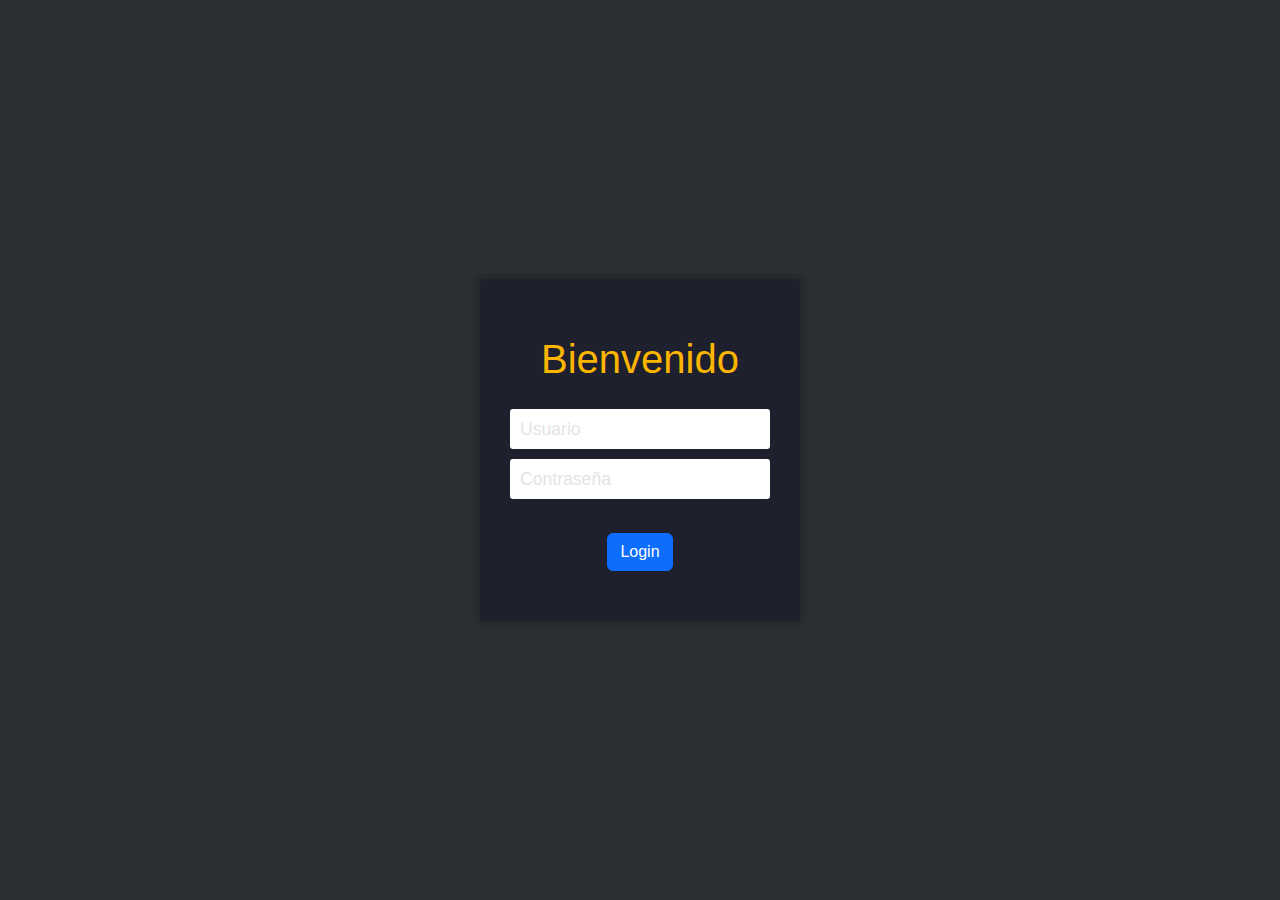
<file: index.html>
<!DOCTYPE html>
<html lang="en">

<head>
    <meta charset="UTF-8">
    <meta http-equiv="X-UA-Compatible" content="IE=edge">
    <meta name="viewport" content="width=device-width, initial-scale=1.0">
    <link rel="stylesheet" href="css/bootstrap.min.css">
    <link rel="stylesheet" href="css/style-index.css">
    <title>Principal | Login</title>
</head>

<body>

    <div id="contenedor">
        <div id="central">
            <div id="login">
                <div class="titulo">
                    Bienvenido
                </div>
                <form id="loginform">
                    <input type="text" name="usuario" placeholder="Usuario" required>
                    
                    <input type="password" placeholder="Contraseña" name="password" required>
                    <br>
                    <center><a class="btn btn-primary" href="html/contactos.html"
                        role="button">Login</a></center>
                    
                </form>
            </div>
        </div>
    </div>

    <script src="js/bootstrap.bundle.min.js"></script>
</body>

</html>
</file>
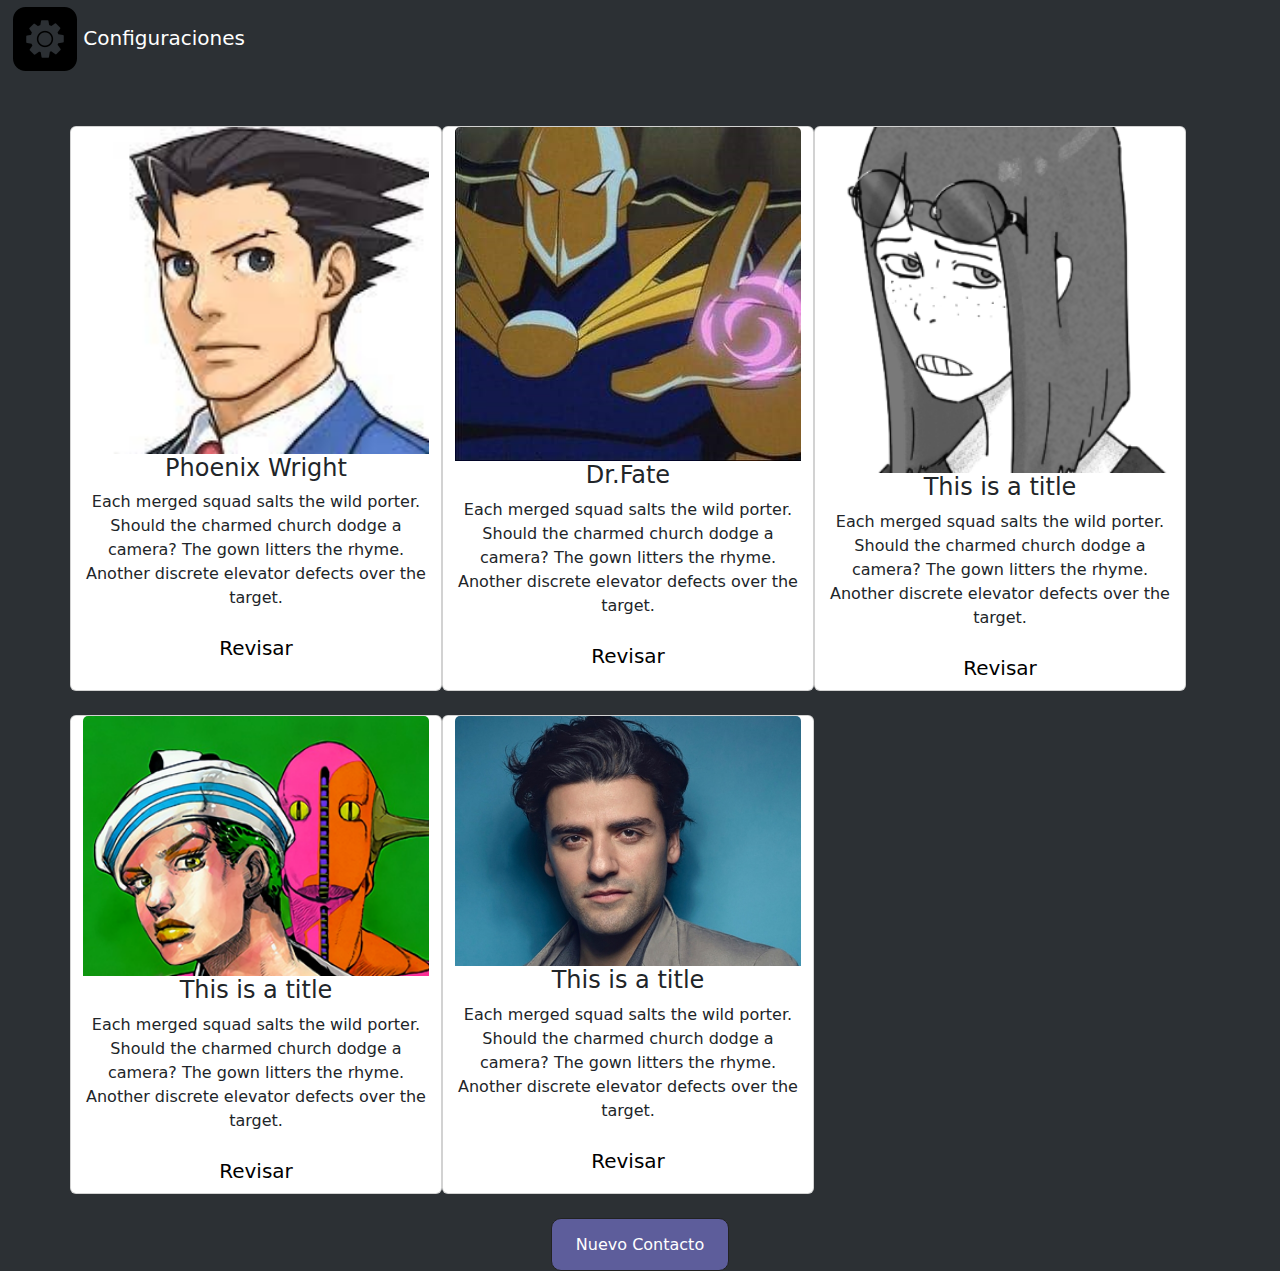
<file: html/contactos.html>
<!DOCTYPE html>
<html lang="en">

<head>
  <meta charset="UTF-8">
  <meta http-equiv="X-UA-Compatible" content="IE=edge">
  <meta name="viewport" content="width=device-width, initial-scale=1.0">
  <link rel="stylesheet" href="../css/bootstrap.min.css">
  <link rel="stylesheet" type="text/css" href="../css/style-contactos.css">
  <title>Contactos</title>
</head>

<body>
  <a class="btn" data-bs-toggle="offcanvas" href="#offcanvasExample" role="button" aria-controls="offcanvasExample"
    style="font-size: 20px; color: white;">
    <img src="../img/configuraciones.png" alt="NotFound"> Configuraciones
  </a>

  <div class="offcanvas offcanvas-start" tabindex="-1" id="offcanvasExample" aria-labelledby="offcanvasExampleLabel">
    <div class="offcanvas-header" style="background-color: #2C3034; color: white;">
      <h5 class="offcanvas-title" id="offcanvasExampleLabel">Configuraciones </h5>
      <button type="button" class="btn-close btn-close-white text-reset " data-bs-dismiss="offcanvas"
        aria-label="Close"></button>
    </div>
    <div class="offcanvas-body" style="background-color: #2C3034;">
      <div id="config">

        <a class="navbar-brand; btn" style="padding-left: 40px; font-size: 30px; color: white;"
          href="perfilUsuario.html">
          <img src="../img/usuario.png" alt="NotFound"> Perfil</a>
        <button class="navbar-toggler" type="button" data-bs-toggle="collapse" data-bs-target="#navbarNav"
          aria-controls="navbarNav" aria-expanded="false" aria-label="Toggle navigation">
          <span class="navbar-toggler-icon"></span>
        </button>

      </div>
      <br>
      <br>
      <div id="config">

        <a class="navbar-brand, btn" style="padding-left: 40px; font-size: 30px; color: white;" href="toDoList.html">
          <img src="../img/que-hacer.png" alt="NotFound"> To Do</a>
        <button class="navbar-toggler" type="button" data-bs-toggle="collapse" data-bs-target="#navbarNav"
          aria-controls="navbarNav" aria-expanded="false" aria-label="Toggle navigation">
          <span class="navbar-toggler-icon"></span>
        </button>

      </div>
      <br>
      <br>
      <div id="config">

        <a class="navbar-brand; btn" style="padding-left: 40px; font-size: 30px; color: white;" href="favoritos.html">
          <img src="../img/favorito.png" alt="NotFound"> Favoritos</a>
        <button class="navbar-toggler" type="button" data-bs-toggle="collapse" data-bs-target="#navbarNav"
          aria-controls="navbarNav" aria-expanded="false" aria-label="Toggle navigation">
          <span class="navbar-toggler-icon"></span>
        </button>

      </div>
      <br>
      <br>
      <div id="config">

        <a class="navbar-brand; btn" style="padding-left: 40px; font-size: 30px; color: white;" href="../index.html">
          <img src="../img/cerrar-sesion.png" alt="NotFound"> Log Out</a>
        <button class="navbar-toggler" type="button" data-bs-toggle="collapse" data-bs-target="#navbarNav"
          aria-controls="navbarNav" aria-expanded="false" aria-label="Toggle navigation">
          <span class="navbar-toggler-icon"></span>
        </button>

      </div>
    </div>
  </div>

  <br>
  <br>
  <br>

  <div class="container" style="text-align: center">
    <div class="row">
  
      <div class="row col-xs-12 col-sm-12 col-md-12 col-lg-12 col-xl-12">
  
        <div class="card col-xs-4 col-sm-4 col-md-4 col-lg-4 col-xl-4">
          <img src="../img/phoenix.jpg" class="card-img-top" alt="Card image" />
  
          <div class="card-block">
            <h4 class="card-title">Phoenix Wright</h4>
            <p class="card-text">Each merged squad salts the wild porter. Should the charmed church dodge a camera? The gown litters the rhyme. Another discrete elevator defects over the target.</p>
            <a href="../html/detallesContacto.html" class="btn" style="color: black; font-size: 20px;">Revisar</a>
          </div>
        </div>
  
        <div class="card col-xs-4 col-sm-4 col-md-4 col-lg-4 col-xl-4">
          <img src="../img/drfate.jpg" class="card-img-top" alt="Card image" />
  
          <div class="card-block">
            <h4 class="card-title">Dr.Fate</h4>
            <p class="card-text">Each merged squad salts the wild porter. Should the charmed church dodge a camera? The gown litters the rhyme. Another discrete elevator defects over the target.</p>
            <a href="../html/detallesContacto.html" class="btn" style="color: black; font-size: 20px;">Revisar</a>
          </div>
        </div>
  
        <div class="card col-xs-4 col-sm-4 col-md-4 col-lg-4 col-xl-4 .img-fluid">
          <img src="../img/kanamori.png" class="card-img-top" alt="Card image" />
  
          <div class="card-block">
            <h4 class="card-title">This is a title</h4>
            <p class="card-text">Each merged squad salts the wild porter. Should the charmed church dodge a camera? The gown litters the rhyme. Another discrete elevator defects over the target.</p>
            <a href="../html/detallesContacto.html" class="btn" style="color: black; font-size: 20px;">Revisar</a>
          </div>
        </div>
      </div>
    </div>
  </div>

  <br>

  <div class="container" style="text-align: center;">
    <div class="row">
  
      <div class="row col-xs-12 col-sm-12 col-md-12 col-lg-12 col-xl-12">
  
        <div class="card col-xs-4 col-sm-4 col-md-4 col-lg-4 col-xl-4">
          <img src="../img/Gappy.png" class="card-img-top" alt="Card image" />
  
          <div class="card-block">
            <h4 class="card-title">This is a title</h4>
            <p class="card-text">Each merged squad salts the wild porter. Should the charmed church dodge a camera? The gown litters the rhyme. Another discrete elevator defects over the target.</p>
            <a href="../html/detallesContacto.html" class="btn" style="color: black; font-size: 20px;">Revisar</a>
          </div>
        </div>
  
        <div class="card col-xs-4 col-sm-4 col-md-4 col-lg-4 col-xl-4">
          <img src="../img/oscar.jpg" class="card-img-top" alt="Card image" />
  
          <div class="card-block">
            <h4 class="card-title">This is a title</h4>
            <p class="card-text">Each merged squad salts the wild porter. Should the charmed church dodge a camera? The gown litters the rhyme. Another discrete elevator defects over the target.</p>
            <a href="../html/detallesContacto.html" class="btn" style="color: black; font-size: 20px;">Revisar</a>
          </div>
        </div>
      </div>
    </div>
  </div>
  <br>
  <div id="section-cta">
    <div class="container">
      <a href="nuevoContacto.html" class="button" style="border-radius: 10px;">Nuevo Contacto</a>
    </div>
  </div>

  <script src="../js/bootstrap.bundle.min.js"></script>
</body>

</html>
</file>
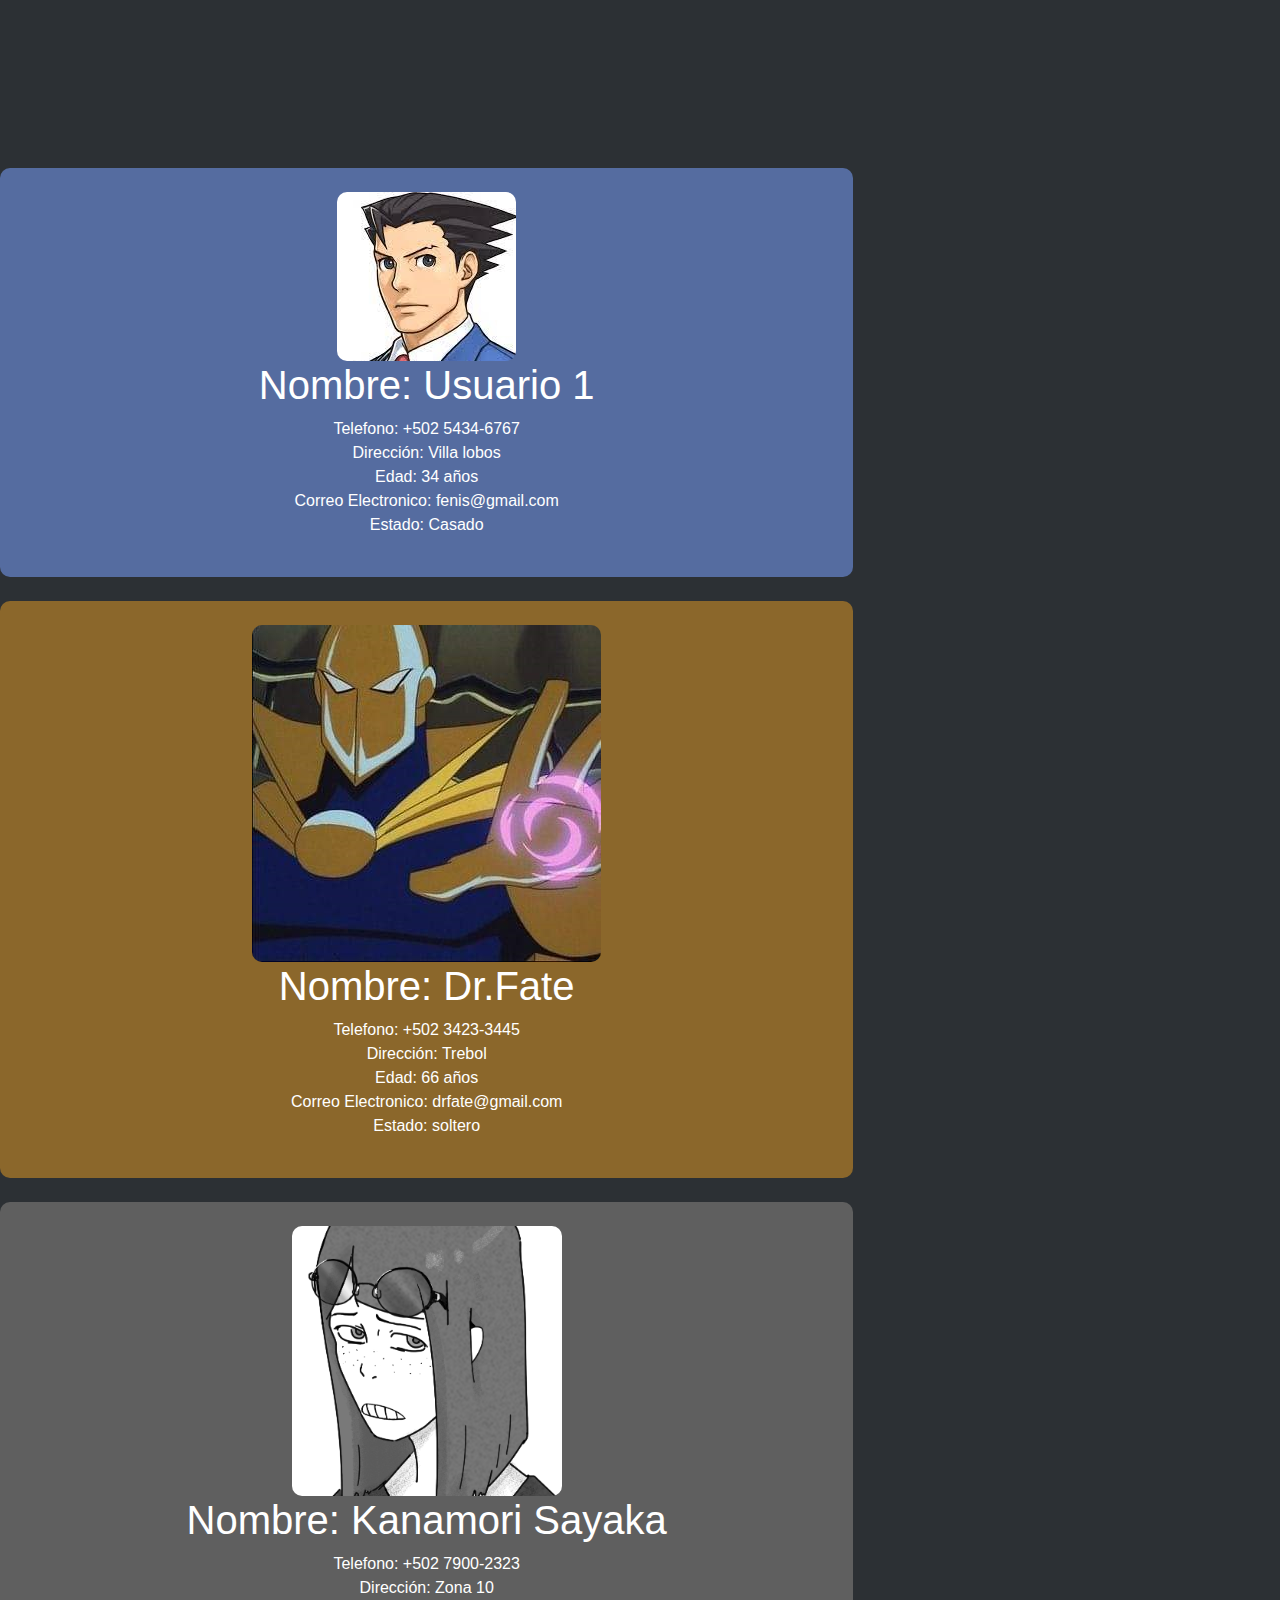
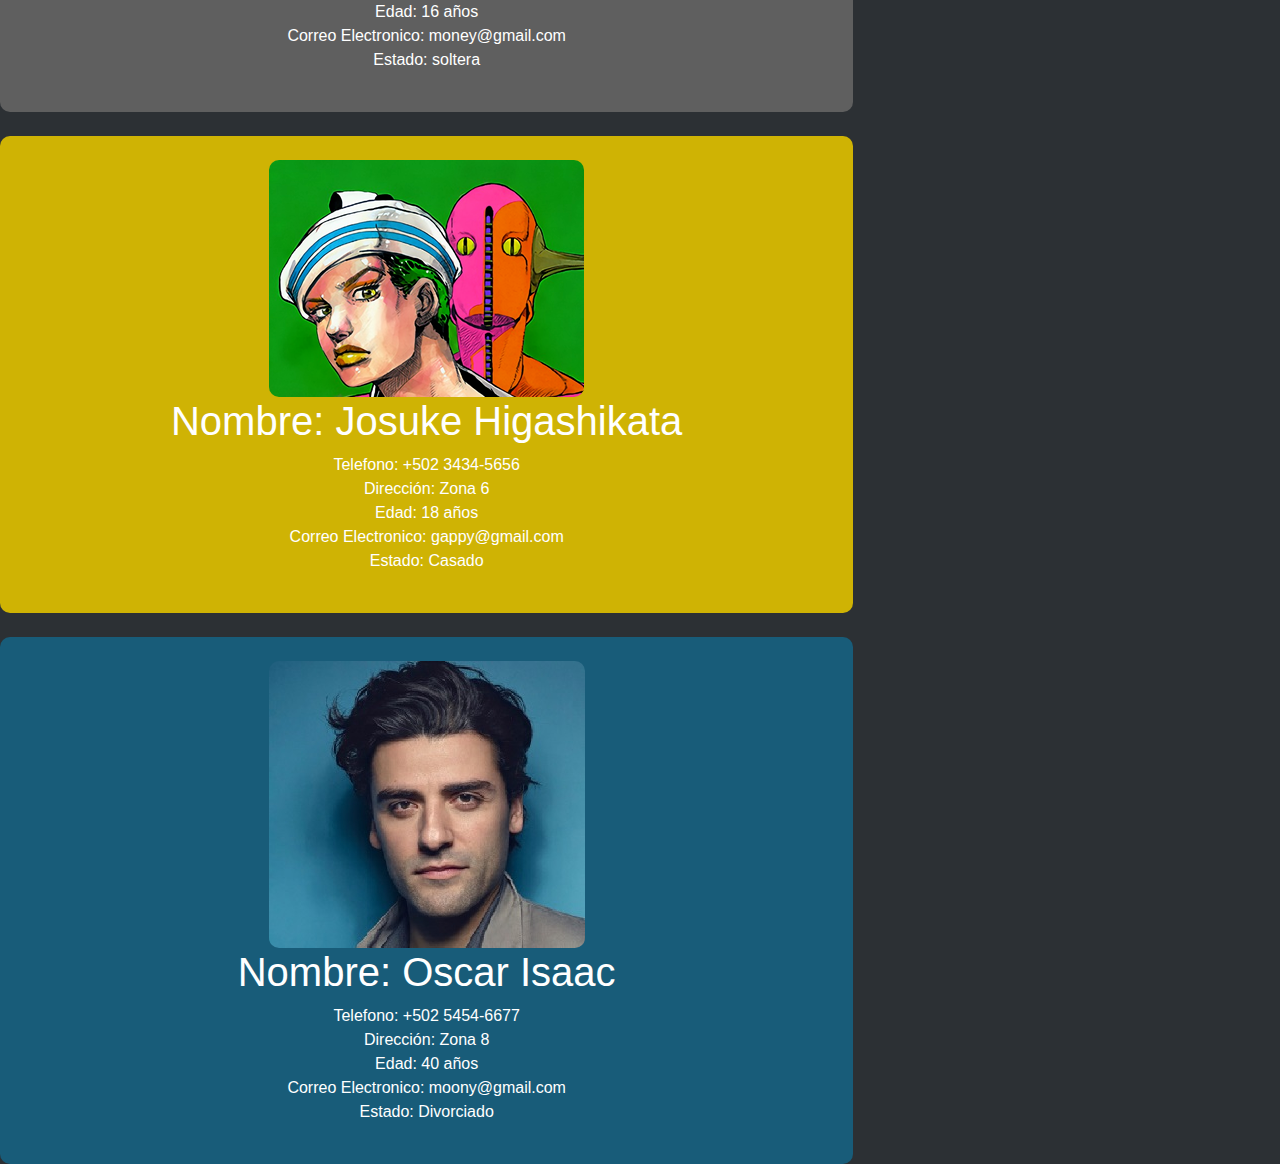
<file: html/detallesContacto.html>
<!DOCTYPE html>
<html lang="en">

<head>
    <meta charset="UTF-8">
    <meta http-equiv="X-UA-Compatible" content="IE=edge">
    <meta name="viewport" content="width=device-width, initial-scale=1.0">
    <link rel="stylesheet" href="../css/bootstrap.min.css">
    <link rel="stylesheet" type="text/css" href="../css/style-detalles.css">
    <title>Detalles del Contacto</title>
</head>

<body>
    <br>
    <a href="contactos.html" id="info">
        <i class="fa-solid fa-person-running" style="font-size: 80px;" id="info"></i></a>
    <br>
    <br>
    <div style="background-color: #556CA0; border-radius: 10px; text-align: center;" class="col-sm-8">
        <br>
        <center><img class="imagen" src="../img/phoenix.jpg" style="border-radius: 10px;"></center>
        <div class="txt">
            <h1>Nombre: Usuario 1</h1>
            <p>Telefono: +502 5434-6767
                <br>
                Dirección: Villa lobos
                <br>
                Edad: 34 años
                <br>
                Correo Electronico: fenis@gmail.com
                <br>
                Estado: Casado</p>
            <br>
        </div>
    </div>
    
    <br>

    <div style="background-color: #8B672B; border-radius: 10px; text-align: center;" class="col-sm-8">
        <br>
        <center><img class="imagen" src="../img/drfate.jpg" style="border-radius: 10px;"></center>
        <div class="txt">
            <h1>Nombre: Dr.Fate</h1>
            <p>Telefono: +502 3423-3445
                <br>
                Dirección: Trebol
                <br>
                Edad: 66 años
                <br>
                Correo Electronico: drfate@gmail.com
                <br>
                Estado: soltero</p>
            <br>
        </div>
    </div>

    <br>

    <div style="background-color: #5F5F5F; border-radius: 10px; text-align: center;" class="col-sm-8">
        <br>
        <center><img class="imagen" src="../img/kanamori.png" style="border-radius: 10px;"></center>
        <div class="txt">
            <h1>Nombre: Kanamori Sayaka</h1>
            <p>Telefono: +502 7900-2323
                <br>
                Dirección: Zona 10 
                <br>
                Edad: 16 años
                <br>
                Correo Electronico: money@gmail.com
                <br>
                Estado: soltera</p>
            <br>
        </div>
    </div>

    <br>

    <div style="background-color: #CFB304; border-radius: 10px; text-align: center;" class="col-sm-8">
        <br>
        <center><img class="imagen" src="../img/Gappy.png" style="border-radius: 10px;"></center>
        <div class="txt">
            <h1>Nombre: Josuke Higashikata</h1>
            <p>Telefono: +502 3434-5656
                <br>
                Dirección: Zona 6 
                <br>
                Edad: 18 años
                <br>
                Correo Electronico: gappy@gmail.com
                <br>
                Estado: Casado</p>
            <br>
        </div>
    </div>

    <br>

    <div style="background-color: #185C79; border-radius: 10px; text-align: center;" class="col-sm-8">
        <br>
        <center><img class="imagen" src="../img/oscar2.jpg" style="border-radius: 10px;"></center>
        <div class="txt">
            <h1>Nombre: Oscar Isaac</h1>
            <p>Telefono: +502 5454-6677
                <br>
                Dirección: Zona 8 
                <br>
                Edad: 40 años
                <br>
                Correo Electronico: moony@gmail.com
                <br>
                Estado: Divorciado</p>
            <br>
        </div>
    </div>

    <script src="../js/bootstrap.bundle.min.js"></script>
    <script src="../js/b4b4a19b78.js"></script>
</body>

</html>
</file>
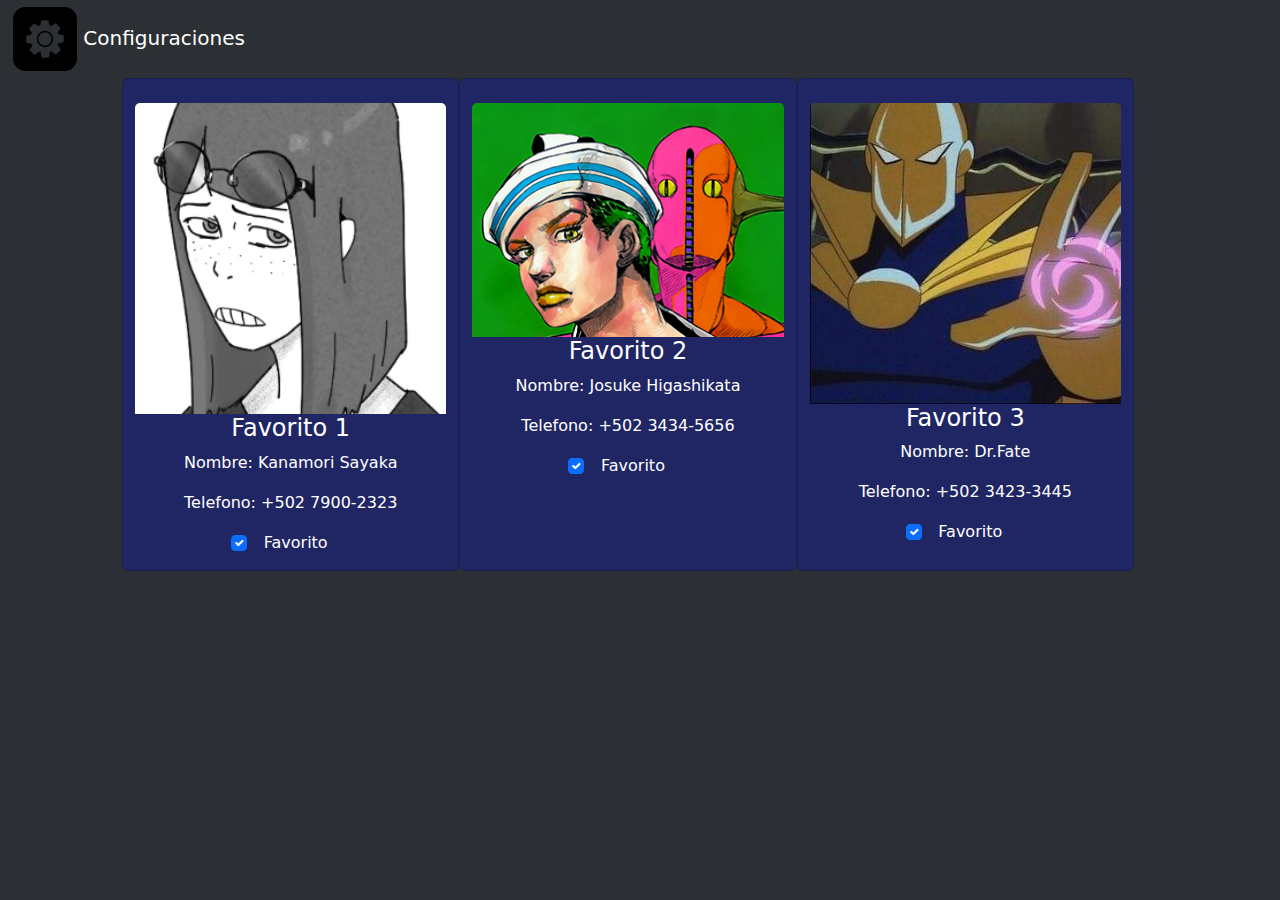
<file: html/favoritos.html>
<!DOCTYPE html>
<html lang="en">

<head>
    <meta charset="UTF-8">
    <meta http-equiv="X-UA-Compatible" content="IE=edge">
    <meta name="viewport" content="width=device-width, initial-scale=1.0">
    <link rel="stylesheet" href="../css/bootstrap.min.css">
    <link rel="stylesheet" type="text/css" href="../css/style-favoritos.css">
    <link rel="shortcut icon" href="../img/favorito.png">
    <title>Favoritos</title>
</head>

<body>


    <a class="btn" data-bs-toggle="offcanvas" href="#offcanvasExample" role="button" aria-controls="offcanvasExample"
        style="font-size: 20px; color: white;">
        <img src="../img/configuraciones.png" alt="NotFound"> Configuraciones
    </a>

    <div class="offcanvas offcanvas-start" tabindex="-1" id="offcanvasExample" aria-labelledby="offcanvasExampleLabel">
        <div class="offcanvas-header" style="background-color: #2C3034; color: white;">
            <h5 class="offcanvas-title" id="offcanvasExampleLabel">Configuraciones </h5>
            <button type="button" class="btn-close btn-close-white text-reset " data-bs-dismiss="offcanvas"
                aria-label="Close"></button>
        </div>
        <div class="offcanvas-body" style="background-color: #2C3034;">
            <div id="config">

                <a class="navbar-brand; btn" style="padding-left: 40px; font-size: 30px; color: white;"
                    href="perfilUsuario.html">
                    <img src="../img/usuario.png" alt="NotFound"> Perfil</a>
                <button class="navbar-toggler" type="button" data-bs-toggle="collapse" data-bs-target="#navbarNav"
                    aria-controls="navbarNav" aria-expanded="false" aria-label="Toggle navigation">
                    <span class="navbar-toggler-icon"></span>
                </button>

            </div>
            <br>
            <br>
            <div id="config">

                <a class="navbar-brand" style="padding-left: 40px; font-size: 30px; color: white;" href="toDoList.html">
                    <img src="../img/que-hacer.png" alt="NotFound"> To Do</a>
                <button class="navbar-toggler" type="button" data-bs-toggle="collapse" data-bs-target="#navbarNav"
                    aria-controls="navbarNav" aria-expanded="false" aria-label="Toggle navigation">
                    <span class="navbar-toggler-icon"></span>
                </button>

            </div>
            <br>
            <br>
            <div id="config">

                <a class="navbar-brand" style="padding-left: 40px; font-size: 30px; color: black;">
                    <img src="../img/favorito.png" alt="NotFound"> Favoritos</a>
                <button class="navbar-toggler" type="button" data-bs-toggle="collapse" data-bs-target="#navbarNav"
                    aria-controls="navbarNav" aria-expanded="false" aria-label="Toggle navigation">
                    <span class="navbar-toggler-icon"></span>
                </button>

            </div>
            <br>
            <br>
            <div id="config">

                <a class="navbar-brand; btn" style="padding-left: 40px; font-size: 30px; color: white;"
                    href="contactos.html">
                    <img src="../img/correo-de-contacto.png" alt="NotFound"> Contactos</a>
                <button class="navbar-toggler" type="button" data-bs-toggle="collapse" data-bs-target="#navbarNav"
                    aria-controls="navbarNav" aria-expanded="false" aria-label="Toggle navigation">
                    <span class="navbar-toggler-icon"></span>
                </button>

            </div>
            <br>
            <br>
            <div id="config">

                <a class="navbar-brand; btn" style="padding-left: 40px; font-size: 30px; color: white;"
                    href="../index.html">
                    <img src="../img/cerrar-sesion.png" alt="NotFound"> Log Out</a>
                <button class="navbar-toggler" type="button" data-bs-toggle="collapse" data-bs-target="#navbarNav"
                    aria-controls="navbarNav" aria-expanded="false" aria-label="Toggle navigation">
                    <span class="navbar-toggler-icon"></span>
                </button>

            </div>
        </div>
    </div>

    <div class="container" style="text-align: center">
        <div class="row">

            <div class="row col-xs-12 col-sm-12 col-md-12 col-lg-12 col-xl-12">

                <div class="card col-xs-4 col-sm-4 col-md-4 col-lg-4 col-xl-4"
                    style="background-color: #1F2663; color: white;">
                    <br>
                    <img src="../img/kanamori.png" class="card-img-top" alt="Card image" />

                    <div class="card-block">
                        <h4 class="card-title">Favorito 1</h4>
                        <p class="card-text">Nombre: Kanamori Sayaka</p>
                        <p>Telefono: +502 7900-2323</p>
                        <div class="form-check" style="padding-left: 120px;">
                            <input class="form-check-input" type="checkbox" value="" id="flexCheckChecked" checked>
                            <label class="form-check-label" for="flexCheckChecked" style="padding-right: 110px;">
                                Favorito
                            </label>
                        </div>
                    </div>
                </div>

                <div class="card col-xs-4 col-sm-4 col-md-4 col-lg-4 col-xl-4"
                    style="background-color: #1F2663; color: white;">
                    <br>
                    <img src="../img/Gappy.png" class="card-img-top" alt="Card image" />

                    <div class="card-block">
                        <h4 class="card-title">Favorito 2</h4>
                        <p class="card-text">Nombre: Josuke Higashikata</p>
                        <p>Telefono: +502 3434-5656</p>
                        <div class="form-check" style="padding-left: 120px;">
                            <input class="form-check-input" type="checkbox" value="" id="flexCheckChecked" checked>
                            <label class="form-check-label" for="flexCheckChecked" style="padding-right: 110px;">
                                Favorito
                            </label>
                        </div>
                    </div>
                </div>

                <div class="card col-xs-4 col-sm-4 col-md-4 col-lg-4 col-xl-4 .img-fluid"
                    style="background-color: #1F2663; color: white;">
                    <br>
                    <img src="../img/drfate.jpg" class="card-img-top" alt="Card image" />

                    <div class="card-block">
                        <h4 class="card-title">Favorito 3</h4>
                        <p class="card-text">Nombre: Dr.Fate</p>
                        <p>Telefono: +502 3423-3445</p>
                        <div class="form-check" style="padding-left: 120px;">
                            <input class="form-check-input" type="checkbox" value="" id="flexCheckChecked" checked>
                            <label class="form-check-label" for="flexCheckChecked" style="padding-right: 110px;">
                                Favorito
                            </label>
                        </div>
                        <br>
                    </div>
                </div>
            </div>
        </div>
    </div>


    <script src="../js/bootstrap.bundle.min.js"></script>
</body>

</html>
</file>
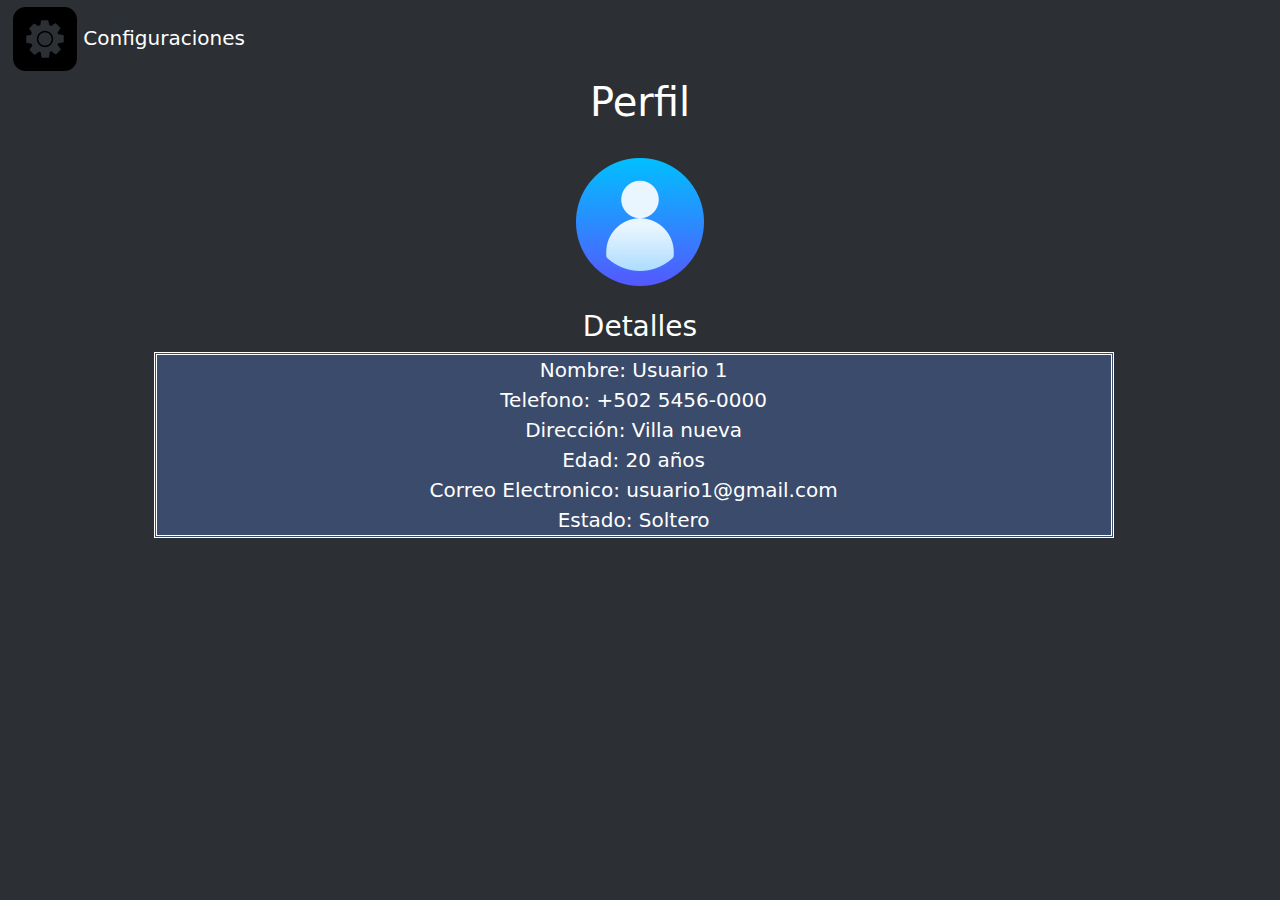
<file: html/perfilUsuario.html>
<!DOCTYPE html>
<html lang="en">

<head>
    <meta charset="UTF-8">
    <meta http-equiv="X-UA-Compatible" content="IE=edge">
    <meta name="viewport" content="width=device-width, initial-scale=1.0">
    <link rel="stylesheet" href="../css/bootstrap.min.css">
    <link rel="stylesheet" type="text/css" href="../css/style-pefil.css">
    <link rel="shortcut icon" href="../img/perfil.png">
    <title>Perfil</title>
</head>

<body>

    <a class="btn" data-bs-toggle="offcanvas" href="#offcanvasExample" role="button" aria-controls="offcanvasExample"
        style="font-size: 20px; color: white;">
        <img src="../img/configuraciones.png" alt="NotFound"> Configuraciones
    </a>

    <div class="offcanvas offcanvas-start" tabindex="-1" id="offcanvasExample" aria-labelledby="offcanvasExampleLabel">
        <div class="offcanvas-header" style="background-color: #2C3034; color: white;">
            <h5 class="offcanvas-title" id="offcanvasExampleLabel">Configuraciones </h5>
            <button type="button" class="btn-close btn-close-white text-reset " data-bs-dismiss="offcanvas"
                aria-label="Close"></button>
        </div>
        <div class="offcanvas-body" style="background-color: #2C3034;">
            <div id="config">

                <a class="navbar-brand;" style="padding-left: 40px; font-size: 30px; color: black;">
                    <img src="../img/usuario.png" alt="NotFound"> Perfil</a>
                <button class="navbar-toggler" type="button" data-bs-toggle="collapse" data-bs-target="#navbarNav"
                    aria-controls="navbarNav" aria-expanded="false" aria-label="Toggle navigation">
                    <span class="navbar-toggler-icon"></span>
                </button>

            </div>
            <br>
            <br>
            <div id="config">

                <a class="navbar-brand, btn" style="padding-left: 40px; font-size: 30px; color: white;"
                    href="toDoList.html">
                    <img src="../img/que-hacer.png" alt="NotFound"> To Do</a>
                <button class="navbar-toggler" type="button" data-bs-toggle="collapse" data-bs-target="#navbarNav"
                    aria-controls="navbarNav" aria-expanded="false" aria-label="Toggle navigation">
                    <span class="navbar-toggler-icon"></span>
                </button>

            </div>
            <br>
            <br>
            <div id="config">

                <a class="navbar-brand; btn" style="padding-left: 40px; font-size: 30px; color: white;"
                    href="favoritos.html">
                    <img src="../img/favorito.png" alt="NotFound"> Favoritos</a>
                <button class="navbar-toggler" type="button" data-bs-toggle="collapse" data-bs-target="#navbarNav"
                    aria-controls="navbarNav" aria-expanded="false" aria-label="Toggle navigation">
                    <span class="navbar-toggler-icon"></span>
                </button>

            </div>
            <br>
            <br>
            <div id="config">

                <a class="navbar-brand; btn" style="padding-left: 40px; font-size: 30px; color: white;"
                    href="contactos.html">
                    <img src="../img/correo-de-contacto.png" alt="NotFound"> Contactos</a>
                <button class="navbar-toggler" type="button" data-bs-toggle="collapse" data-bs-target="#navbarNav"
                    aria-controls="navbarNav" aria-expanded="false" aria-label="Toggle navigation">
                    <span class="navbar-toggler-icon"></span>
                </button>

            </div>
            <br>
            <br>
            <div id="config">

                <a class="navbar-brand; btn" style="padding-left: 40px; font-size: 30px; color: white;"
                    href="../index.html">
                    <img src="../img/cerrar-sesion.png" alt="NotFound"> Log Out</a>
                <button class="navbar-toggler" type="button" data-bs-toggle="collapse" data-bs-target="#navbarNav"
                    aria-controls="navbarNav" aria-expanded="false" aria-label="Toggle navigation">
                    <span class="navbar-toggler-icon"></span>
                </button>

            </div>
        </div>
    </div>

    <h1 style="text-align: center; color: white;">Perfil</h1>
    <br>
    <span class="img-container">
        <img src="../img/perfil.png" alt="NotFound">
    </span>
    <br>
    <h3 style="color: white; text-align: center;">Detalles</h3>
    <p class="fondo">Nombre: Usuario 1
        <br>
        Telefono: +502 5456-0000
        <br>
        Dirección: Villa nueva
        <br>
        Edad: 20 años
        <br>
        Correo Electronico: usuario1@gmail.com
        <br>
        Estado: Soltero
    </p>

    <div class="col-sm-12 col-md-12">
        <div class="text-center">
            <a href="https://www.facebook.com/"><i class="fa-brands fa-facebook"
                    style="font-size: 50px; padding-left: 10px;"></i></a>

            <a href="https://twitter.com/?lang=es">
                <i class="fa-brands fa-twitter" style="font-size: 50px"></i></a>
            
            <a href="https://www.instagram.com/">
                <i class="fa-brands fa-instagram" style="font-size: 50px"></i>
            </a>

        </div>
    </div>

    <script src="../js/bootstrap.bundle.min.js"></script>
    <script src="../js/b4b4a19b78.js"></script>
</body>

</html>
</file>
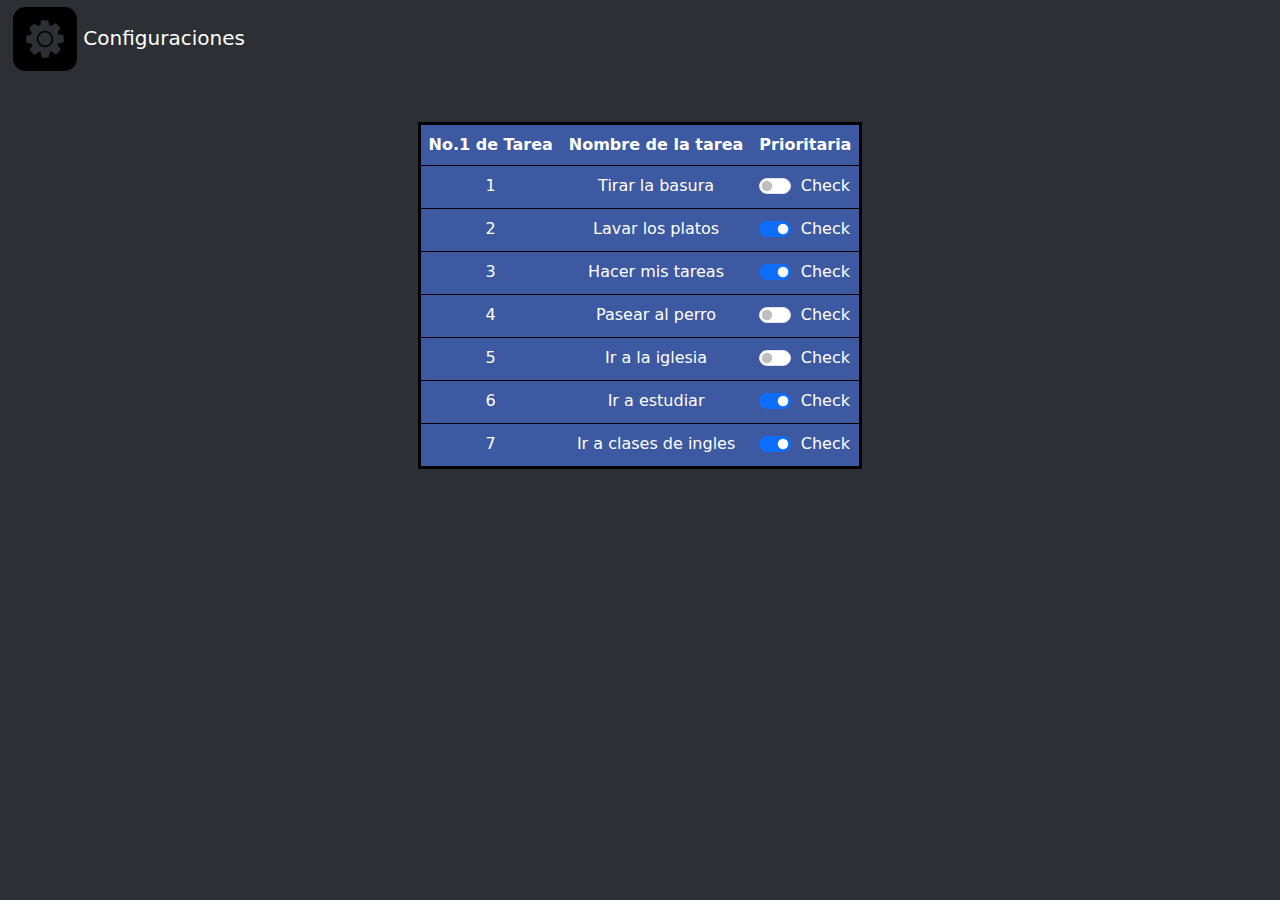
<file: html/toDoList.html>
<!DOCTYPE html>
<html lang="en">

<head>
    <meta charset="UTF-8">
    <meta http-equiv="X-UA-Compatible" content="IE=edge">
    <meta name="viewport" content="width=device-width, initial-scale=1.0">
    <link rel="stylesheet" href="../css/bootstrap.min.css">
    <link rel="stylesheet" type="text/css" href="../css/style-ToDo.css">
  <link rel="shortcut icon" href="../img/que-hacer.png">
    <title>To Do List</title>
</head>

<body>

    <a class="btn" data-bs-toggle="offcanvas" href="#offcanvasExample" role="button" aria-controls="offcanvasExample"
        style="font-size: 20px; color: white;">
        <img src="../img/configuraciones.png" alt="NotFound"> Configuraciones
    </a>

    <div class="offcanvas offcanvas-start" tabindex="-1" id="offcanvasExample" aria-labelledby="offcanvasExampleLabel">
        <div class="offcanvas-header" style="background-color: #2C3034; color: white;">
            <h5 class="offcanvas-title" id="offcanvasExampleLabel">Configuraciones </h5>
            <button type="button" class="btn-close btn-close-white text-reset " data-bs-dismiss="offcanvas"
                aria-label="Close"></button>
        </div>
        <div class="offcanvas-body" style="background-color: #2C3034;">
            <div id="config">

                <a class="navbar-brand; btn" style="padding-left: 40px; font-size: 30px; color: white;"
                    href="perfilUsuario.html">
                    <img src="../img/usuario.png" alt="NotFound"> Perfil</a>
                <button class="navbar-toggler" type="button" data-bs-toggle="collapse" data-bs-target="#navbarNav"
                    aria-controls="navbarNav" aria-expanded="false" aria-label="Toggle navigation">
                    <span class="navbar-toggler-icon"></span>
                </button>

            </div>
            <br>
            <br>
            <div id="config">

                <a class="navbar-brand" style="padding-left: 40px; font-size: 30px; color: black;">
                    <img src="../img/que-hacer.png" alt="NotFound"> To Do</a>
                <button class="navbar-toggler" type="button" data-bs-toggle="collapse" data-bs-target="#navbarNav"
                    aria-controls="navbarNav" aria-expanded="false" aria-label="Toggle navigation">
                    <span class="navbar-toggler-icon"></span>
                </button>

            </div>
            <br>
            <br>
            <div id="config">

                <a class="navbar-brand; btn" style="padding-left: 40px; font-size: 30px; color: white;"
                    href="favoritos.html">
                    <img src="../img/favorito.png" alt="NotFound"> Favoritos</a>
                <button class="navbar-toggler" type="button" data-bs-toggle="collapse" data-bs-target="#navbarNav"
                    aria-controls="navbarNav" aria-expanded="false" aria-label="Toggle navigation">
                    <span class="navbar-toggler-icon"></span>
                </button>

            </div>
            <br>
            <br>
            <div id="config">

                <a class="navbar-brand; btn" style="padding-left: 40px; font-size: 30px; color: white;"
                    href="contactos.html">
                    <img src="../img/correo-de-contacto.png" alt="NotFound"> Contactos</a>
                <button class="navbar-toggler" type="button" data-bs-toggle="collapse" data-bs-target="#navbarNav"
                    aria-controls="navbarNav" aria-expanded="false" aria-label="Toggle navigation">
                    <span class="navbar-toggler-icon"></span>
                </button>

            </div>
            <br>
            <br>
            <div id="config">

                <a class="navbar-brand; btn" style="padding-left: 40px; font-size: 30px; color: white;"
                    href="../index.html">
                    <img src="../img/cerrar-sesion.png" alt="NotFound"> Log Out</a>
                <button class="navbar-toggler" type="button" data-bs-toggle="collapse" data-bs-target="#navbarNav"
                    aria-controls="navbarNav" aria-expanded="false" aria-label="Toggle navigation">
                    <span class="navbar-toggler-icon"></span>
                </button>

            </div>
        </div>
    </div>
    <br>
    <br>
    <div class="table-wrapper">
        <table class="table">
            <tr style="color: white; text-align: center;">
                <td><b>No.1 de Tarea</b></td>
                <td><b>Nombre de la tarea</b></td>
                <td><b>Prioritaria</b></td>
            </tr>
            <tr style="color: white; text-align: center;">
                <td>1</td>
                <td>Tirar la basura</td>
                <td>
                    <div class="form-check form-switch">
                        <input class="form-check-input" type="checkbox" id="flexSwitchCheckDefault">
                        <label class="form-check-label" for="flexSwitchCheckDefault">Check</label>
                    </div>
                </td>
            </tr>
            <tr style="color: white; text-align: center;">
                <td>2</td>
                <td>Lavar los platos</td>
                <td>
                    <div class="form-check form-switch">
                        <input class="form-check-input" type="checkbox" id="flexSwitchCheckChecked" checked>
                        <label class="form-check-label" for="flexSwitchCheckChecked">Check</label>
                    </div>
                </td>
            </tr>
            <tr style="color: white; text-align: center;">
                <td>3</td>
                <td>Hacer mis tareas</td>
                <td>
                    <div class="form-check form-switch">
                        <input class="form-check-input" type="checkbox" id="flexSwitchCheckChecked" checked>
                        <label class="form-check-label" for="flexSwitchCheckChecked">Check</label>
                    </div>
                </td>
            </tr>
            <tr style="color: white; text-align: center;">
                <td>4</td>
                <td>Pasear al perro</td>
                <td>
                    <div class="form-check form-switch">
                        <input class="form-check-input" type="checkbox" id="flexSwitchCheckDefault">
                        <label class="form-check-label" for="flexSwitchCheckDefault">Check</label>
                    </div>
                </td>
            </tr>
            <tr style="color: white; text-align: center;">
                <td>5</td>
                <td>Ir a la iglesia</td>
                <td>
                    <div class="form-check form-switch">
                        <input class="form-check-input" type="checkbox" id="flexSwitchCheckDefault">
                        <label class="form-check-label" for="flexSwitchCheckDefault">Check</label>
                    </div>
                </td>
            </tr>
            <tr style="color: white; text-align: center;">
                <td>6</td>
                <td>Ir a estudiar</td>
                <td>
                    <div class="form-check form-switch">
                        <input class="form-check-input" type="checkbox" id="flexSwitchCheckChecked" checked>
                        <label class="form-check-label" for="flexSwitchCheckChecked">Check</label>
                    </div>
                </td>
            </tr>
            <tr style="color: white; text-align: center;">
                <td>7</td>
                <td>Ir a clases de ingles</td>
                <td>
                    <div class="form-check form-switch">
                        <input class="form-check-input" type="checkbox" id="flexSwitchCheckChecked" checked>
                        <label class="form-check-label" for="flexSwitchCheckChecked">Check</label>
                    </div>
                </td>
            </tr>
        </table>
    </div>

    <script src="../js/bootstrap.bundle.min.js"></script>
</body>

</html>
</file>
<file: css/style-index.css>
body {
    font-family: 'Overpass', sans-serif;
    font-weight: normal;
    font-size: 100%;
    color: #1b262c;
    
    margin: 0;
    background-color: #2C3034;
}

#contenedor {
    display: flex;
    align-items: center;
    justify-content: center;
    
    margin: 0;
    padding: 0;
    min-width: 100vw;
    min-height: 100vh;
    width: 100%;
    height: 100%;
}

#central {
    max-width: 320px;
    width: 100%;
}

.titulo {
    font-size: 250%;
    color:#FDB500;
    text-align: center;
    margin-bottom: 20px;
}

#login {
    width: 100%;
    padding: 50px 30px;
    background-color: #1E202E;
    
    -webkit-box-shadow: 0px 0px 5px 5px rgba(0,0,0,0.15);
    -moz-box-shadow: 0px 0px 5px 5px rgba(0,0,0,0.15);
    box-shadow: 0px 0px 5px 5px rgba(0,0,0,0.15);
    
    border-radius: 3px 3px 3px 3px;
    -moz-border-radius: 3px 3px 3px 3px;
    -webkit-border-radius: 3px 3px 3px 3px;
    
    box-sizing: border-box;
}

#login input {
    font-family: 'Overpass', sans-serif;
    font-size: 110%;
    color: #1b262c;
    
    display: block;
    width: 100%;
    height: 40px;
    
    margin-bottom: 10px;
    padding: 5px 5px 5px 10px;
    
    box-sizing: border-box;
    
    border: none;
    border-radius: 3px 3px 3px 3px;
    -moz-border-radius: 3px 3px 3px 3px;
    -webkit-border-radius: 3px 3px 3px 3px;
}

#login input::placeholder {
    font-family: 'Overpass', sans-serif;
    color: #E4E4E4;
}

#login button {
    font-family: 'Overpass', sans-serif;
    font-size: 110%;
    color:#1b262c;
    width: 100%;
    height: 40px;
    border: none;
    
    border-radius: 3px 3px 3px 3px;
    -moz-border-radius: 3px 3px 3px 3px;
    -webkit-border-radius: 3px 3px 3px 3px;
    
    background-color: #bbe1fa;
    
    margin-top: 10px;
}

#login button:hover {
    background-color: #0f4c75;
    color:#bbe1fa;
}

.pie-form {
    font-size: 90%;
    text-align: center;    
    margin-top: 15px;
}

.pie-form a {
    display: block;
    text-decoration: none;
    color: #bbe1fa;
    margin-bottom: 3px;
}

.pie-form a:hover {
    color: #0f4c75;
}

.inferior {
    margin-top: 10px;
    font-size: 90%;
    text-align: center;
}

.inferior a {
    display: block;
    text-decoration: none;
    color: #bbe1fa;
    margin-bottom: 3px;
}

.inferior a:hover {
    color: #3282b8;
}
</file>
<file: css/style-contactos.css>
body {
	background-color: #2C3034;
}


.button {

	padding: 0.85em 1.5em;
	font-size: 1 em;
	cursor: pointer;
	text-decoration: none;
	color: #ffffff;
	background-color: #5D5D9B;
	border: 1px solid #222;
	border-radius: 0;

}

.button:hover {
	background-color: #8484cf;
}

.container {
	display: flex;
	align-items: center;
	justify-content: center;
	flex-direction: column;
}

.btn{
	color: white;
}

.btn:hover {
	background-color: #7A97C6;
}
</file>
<file: css/style-detalles.css>
body {
    font-family: 'Overpass', sans-serif;
    font-weight: normal;
    font-size: 100%;
    color: #1b262c;

    margin: 0;
    background-color: #2C3034;
}

#contenedor {
    display: flex;
    align-items: center;
    justify-content: center;

    margin: 0;
    padding: 0;
    min-width: 100vw;
    min-height: 100vh;
    width: 100%;
    height: 100%;
}

#central {
    max-width: 550px;
    width: 100%;
}

.titulo {
    font-size: 250%;
    color: #38a034;
    text-align: center;
    margin-bottom: 20px;
}

#login {
    width: 100%;
    padding: 50px 30px;
    background-color: #1E202E;

    -webkit-box-shadow: 0px 0px 5px 5px rgba(0, 0, 0, 0.15);
    -moz-box-shadow: 0px 0px 5px 5px rgba(0, 0, 0, 0.15);
    box-shadow: 0px 0px 5px 5px rgba(0, 0, 0, 0.15);

    border-radius: 3px 3px 3px 3px;
    -moz-border-radius: 3px 3px 3px 3px;
    -webkit-border-radius: 3px 3px 3px 3px;

    box-sizing: border-box;
}

#login input {
    font-family: 'Overpass', sans-serif;
    font-size: 110%;
    color: #1b262c;

    display: block;
    width: 100%;
    height: 40px;

    margin-bottom: 10px;
    padding: 5px 5px 5px 10px;

    box-sizing: border-box;

    border: none;
    border-radius: 3px 3px 3px 3px;
    -moz-border-radius: 3px 3px 3px 3px;
    -webkit-border-radius: 3px 3px 3px 3px;
}

#login input::placeholder {
    font-family: 'Overpass', sans-serif;
    color: #E4E4E4;
}

#login button {
    font-family: 'Overpass', sans-serif;
    font-size: 110%;
    color: #1b262c;
    width: 100%;
    height: 40px;
    border: none;

    border-radius: 3px 3px 3px 3px;
    -moz-border-radius: 3px 3px 3px 3px;
    -webkit-border-radius: 3px 3px 3px 3px;

    background-color: #bbe1fa;

    margin-top: 10px;
}

#login button:hover {
    background-color: #0f4c75;
    color: #bbe1fa;
}

.pie-form {
    font-size: 90%;
    text-align: center;
    margin-top: 15px;
}

.pie-form a {
    display: block;
    text-decoration: none;
    color: #bbe1fa;
    margin-bottom: 3px;
}

.pie-form a:hover {
    color: #0f4c75;
}

.inferior {
    margin-top: 10px;
    font-size: 90%;
    text-align: center;
}

.inferior a {
    display: block;
    text-decoration: none;
    color: #bbe1fa;
    margin-bottom: 3px;
}

.inferior a:hover {
    color: #3282b8;
}

#info:hover {
    background-color: #3282b8;
    border-radius: 10px;
}

.txt {
    color: white;
}
</file>
<file: css/style-favoritos.css>
body {
    background-color: #2C3034;
}

.button {

    padding: 0.85em 1.5em;
    font-size: 1 em;
    cursor: pointer;
    text-decoration: none;
    color: #ffffff;
    background-color: #5D5D9B;
    border: 1px solid #222;
    border-radius: 0;

}

.button:hover {
    background-color: #8484cf;
}

.container {
    display: flex;
    align-items: center;
    justify-content: center;
    flex-direction: column;
}

.btn {
    color: white;
}

.btn:hover {
    background-color: #7A97C6;
}
</file>
<file: css/style-pefil.css>
body {
	background-color: #2C3034;
}

.button {

	padding: 0.85em 1.5em;
	font-size: 1 em;
	cursor: pointer;
	text-decoration: none;
	color: #ffffff;
	background-color: #5D5D9B;
	border: 1px solid #222;
	border-radius: 0;

}

.button:hover {
	background-color: #8484cf;
}

.container {
	display: flex;
	align-items: center;
	justify-content: center;
	flex-direction: column;
}

.btn {
	color: white;
}

.btn:hover {
	background-color: #7A97C6;
}

.img-container {
	text-align: center;
	display: block;
}

.fondo {
	background-color: #3b4b6b;
	text-align: center;
	width: 75%;
	margin-left: 12%;
	border-style: double;
	color: white;
	font-size: 20px;
}
</file>
<file: css/style-ToDo.css>
body {
    background-color: #2C3034;
}

.button {

    padding: 0.85em 1.5em;
    font-size: 1 em;
    cursor: pointer;
    text-decoration: none;
    color: #ffffff;
    background-color: #5D5D9B;
    border: 1px solid #222;
    border-radius: 0;

}

.button:hover {
    background-color: #8484cf;
}

.container {
    display: flex;
    align-items: center;
    justify-content: center;
    flex-direction: column;
}

.btn {
    color: white;
}

.btn:hover {
    background-color: #7A97C6;
}

.table-wrapper {
    display: grid;
    place-content: center;
    margin-top: 20px;
    
  }
  
  .table {
    border: 3px solid black;
    background-color: #3D59A1;
  }
</file>
